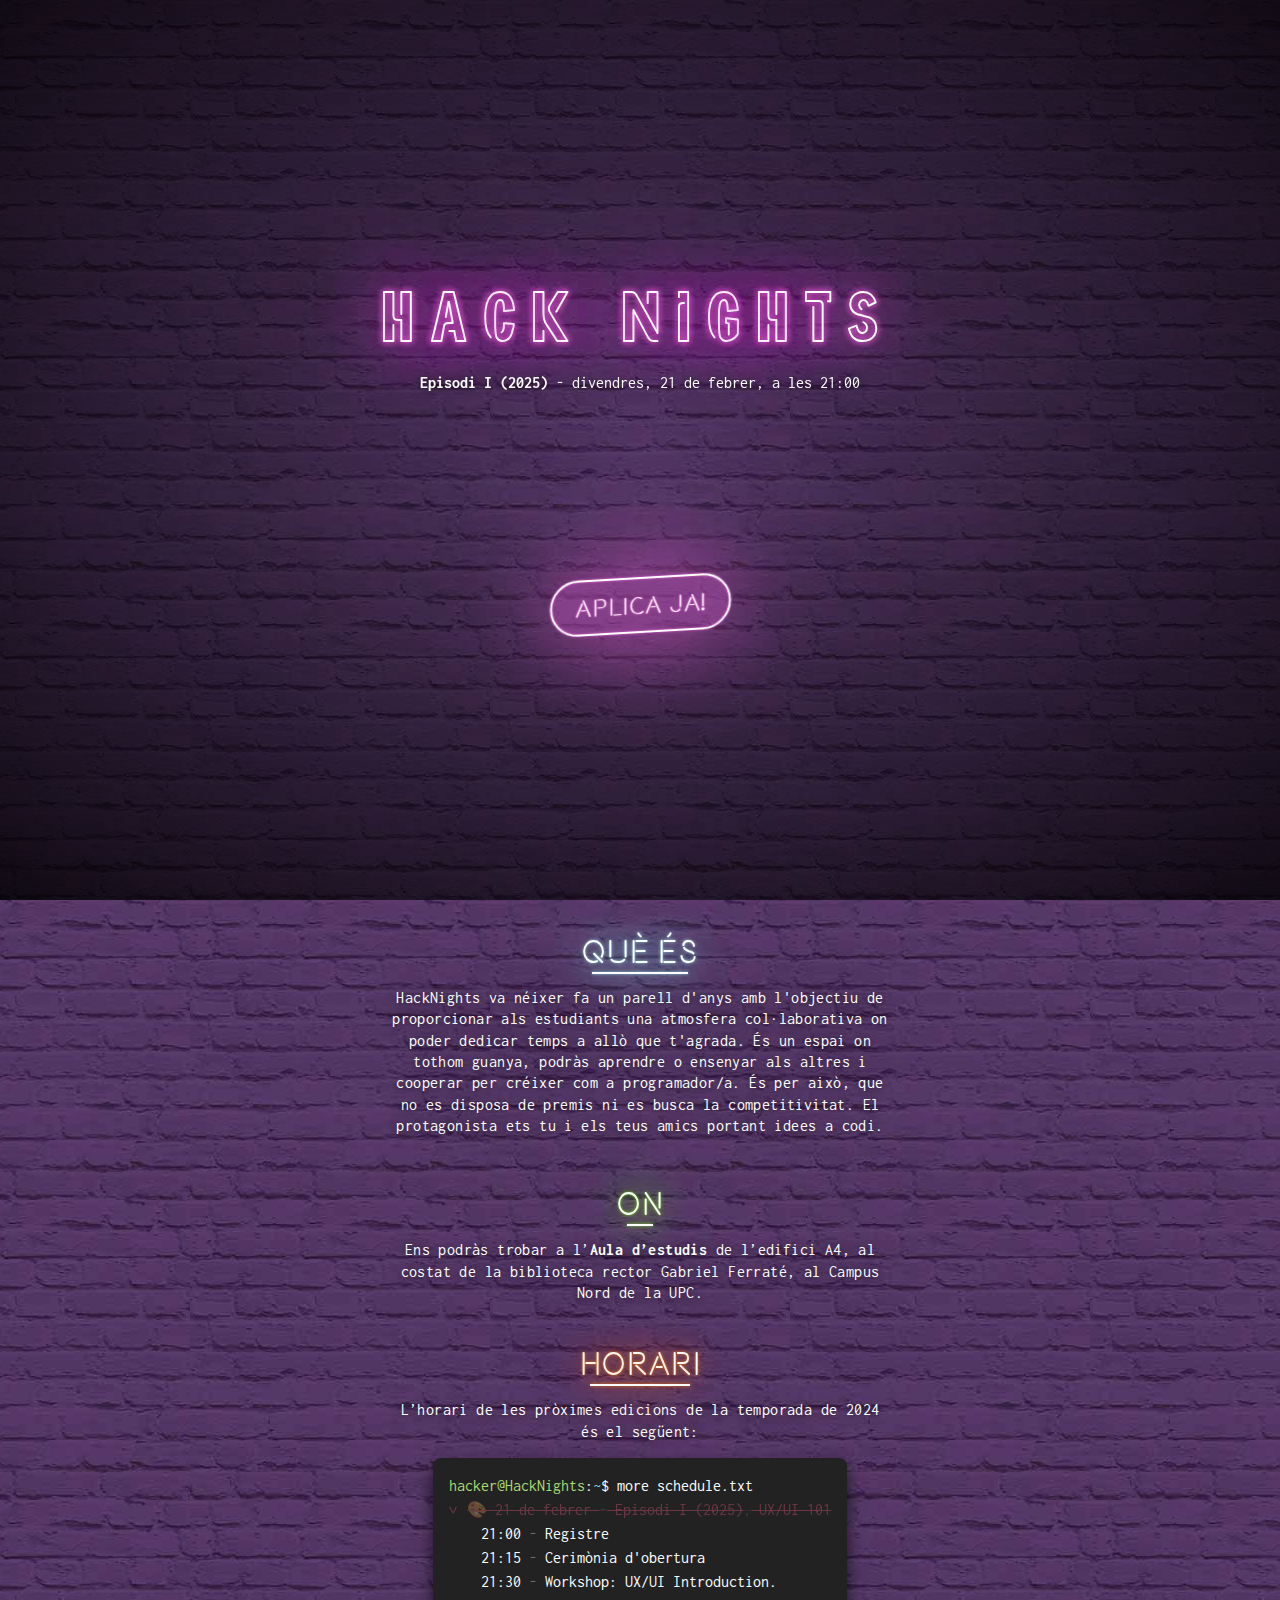
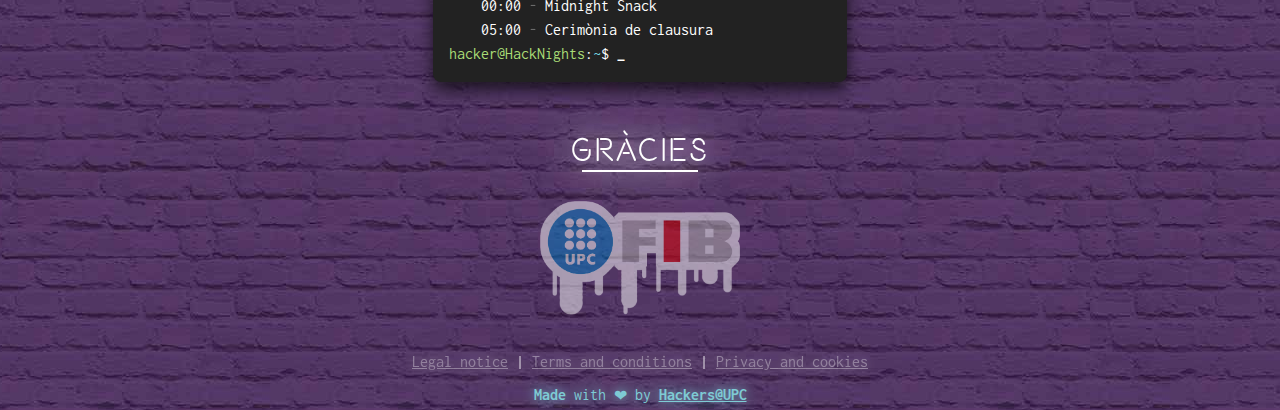
<file: index.html>
<!DOCTYPE html>
<html lang="ca-ES">
<head>
  <!-- Global site tag (gtag.js) - Google Analytics -->
  <script async src="https://www.googletagmanager.com/gtag/js?id=UA-69542332-3"></script>
  <script>
    window.dataLayer = window.dataLayer || [];
    function gtag(){dataLayer.push(arguments);}
    gtag('js', new Date());
    gtag('config', 'UA-69542332-3');
  </script>

  <meta charset="UTF-8">
  <meta name="viewport" content="width=device-width, initial-scale=1.0">
  <meta http-equiv="X-UA-Compatible" content="ie=edge">
  
  <title>Hack Nights | Hackers@UPC | FIB UPC Barcelona</title>
  <meta name="description" content="HackNights va néixer fan un parell d'anys amb l'objectiu de proporcionar als estudiants una atmosfera col·laborativa on poder dedicar temps a allò que t'agrada. Podràs aprendre o ensenyar als altres i cooperant per créixer com a programador/a. El protagonista ets tu i els teus amics portant idees a codi.">
  <meta name="author" content="Hackers@UPC">
  <meta name="application-name" content="HackNights">
  <meta name="apple-mobile-web-app-title" content="Hack Nights">
  <meta name="theme-color" content="#553e6c">
  
  <link rel="canonical" href="https://hacknights.hackupc.com">
  <meta name="HandheldFriendly" content="True">
  <meta name="MobileOptimized" content="320"/>
  <meta name="keywords" content="Hackathon, HackUPC, Hackers@UPC, UPC, FIB, Universitat Politécnica de Catalunya, Barcelona, Working space, Mini, Pizza, Hack, Hacker, Hacking, Barcelona, BCN"/>
	
  <meta name="google-site-verification" content="vpRQppPDeJXyS08K6Wwzi1Zc7dkhwu2kq_3KmuxOqrY" />
  
  <link href="https://fonts.googleapis.com/css?family=Inconsolata:400,700" rel="stylesheet">
  <link rel="stylesheet" href="style.css">
  
  <link rel="apple-touch-icon" sizes="180x180" href="/media/icons/apple-touch-icon.png">
  <link rel="icon" type="image/png" sizes="32x32" href="/media/icons/favicon-32x32.png">
  <link rel="icon" type="image/png" sizes="16x16" href="/media/icons/favicon-16x16.png">
  <link rel="manifest" href="/media/icons/site.webmanifest">
  <link rel="mask-icon" href="/media/icons/safari-pinned-tab.svg" color="#553e6c">
  <link rel="shortcut icon" href="/media/icons/favicon.ico">
  <meta name="msapplication-TileColor" content="#553e6c">
  <meta name="msapplication-config" content="/media/icons/browserconfig.xml">
</head>
<body class="body">

  <div class="spotlight"></div>
  
  <main class="hero">
    <h1 class="hero--title dim">Hac<span class="blink_1">k</span> Nig<span class="blink_2">h</span>ts</h1>
    <span class="hero--date"><span class="hero--date--episode" id="episodeName">Episode I</span> - <span class="hero--date--value" id="episodeDate">Friday, 24th of March at 9:00p.m.</span></span>

    <a href="" class="hero--button" id="applyButton">Aplica ja</a>
  </main>

  <section class="section">
    <h2 class="section--title section--title_cyan dim_1">Què <span class="blink_3">és</span></h2>
    <p class="section--text">HackNights va néixer fa un parell d'anys amb l'objectiu de proporcionar als estudiants una atmosfera col·laborativa on poder dedicar temps a allò que t'agrada. És un espai on tothom guanya, podràs aprendre o ensenyar als altres i cooperar per créixer com a programador/a. És per això, que no es disposa de premis ni es busca la competitivitat. El protagonista ets tu i els teus amics portant idees a codi.</p>
  </section>

  <section class="section">
    <h2 class="section--title section--title_green dim_2">O<span class="blink_4">n</span></h2>
    <p class="section--text">Ens podràs trobar a l’<b>Aula d’estudis</b> de l’edifici A4, al costat de la biblioteca rector Gabriel Ferraté, al Campus Nord de la UPC.</p>
  </section>

  <section class="section">
    <h2 class="section--title section--title_orange dim_3">H<span class="blink_5">o</span>ra<span class="blink_6">r</span>i</h2>
    <p class="section--text">L’horari de les pròximes edicions de la temporada de <span id="season">primavera 2023</span> és el següent:</p>
    <div class="terminal">
      <p class="terminal--item"><span><span class="terminal--green">hacker@HackNights</span>:<span class="terminal--blue">~</span>$ </span>more schedule.txt</p>
      <ul class="terminal--list" id="terminal">
        <li onclick="toggleCollapse(this);" class="terminal--item terminal--list--item terminal--item__next terminal--list--item__active">🎮 <time datetime="2020-05-22 20:00">March 24th</time> <span class="terminal--gray">-</span> Episode I<span class="terminal--gray">,</span> Videogames</li>
        <ul class="terminal--list terminal--list__2 terminal--list--item__active">
          <li class="terminal--item terminal--list--item__2">21:00 <span class="terminal--gray">-</span> Check-in</li>
          <li class="terminal--item terminal--list--item__2">21:15 <span class="terminal--gray">-</span> Opening speech</li>
          <li class="terminal--item terminal--list--item__2">21:30 <span class="terminal--gray">-</span> Workshop</li>
          <li class="terminal--item terminal--list--item__2">00:00 <span class="terminal--gray">-</span> Midnight Snack</li>
          <li class="terminal--item terminal--list--item__2">05:00 <span class="terminal--gray">-</span> Closing</li>
        </ul>
        <li onclick="toggleCollapse(this);" class="terminal--item terminal--list--item terminal--blue">🚩 <time datetime="2020-05-22 20:00">April 21th</time> <span class="terminal--gray">-</span> Episode II<span class="terminal--gray">,</span> CTFs</li>
        <ul class="terminal--list terminal--list__2">
          <li class="terminal--item terminal--list--item__2">21:00 <span class="terminal--gray">-</span> Check-in</li>
          <li class="terminal--item terminal--list--item__2">21:15 <span class="terminal--gray">-</span> Opening speech</li>
          <li class="terminal--item terminal--list--item__2">21:30 <span class="terminal--gray">-</span> Workshop</li>
          <li class="terminal--item terminal--list--item__2">00:00 <span class="terminal--gray">-</span> Midnight Snack</li>
          <li class="terminal--item terminal--list--item__2">05:00 <span class="terminal--gray">-</span> Closing</li>
        </ul>
      </ul>
      <p class="terminal--item"><span><span class="terminal--green">hacker@HackNights</span>:<span class="terminal--blue">~</span>$ </span><span class="terminal--underscore">_</span></p>
    </div>
  </section>

  <section class="section">
    <h2 class="section--title section--title_white dim_4">Grà<span class="blink_7">c</span>i<span class="blink_8">e</span>s</h2>
    <div class="brands">
      <a href="https://www.fib.upc.edu/" target="_blank" class="brands--link"><img src="/media/FIB-UPC_logo_grafity.png" alt="FIB-UPC" class="brands--img"></a>
    </div>
  </section>

  <!-- <section class="section">
    <h2 class="section--title section--title_yellow dim_5">Par<span class="blink_8">t</span>ners</h2>
    <div class="brands">
      <a href="http://www.zanuy.com/" target="_blank" class="brands--link"><img src="/media/Zanuy_logo_grafity.png" alt="Zanuy" class="brands--img"></a>
    </div>
  </section> -->

  <footer class="footer dim">
    <div class="footer--legal">
      <a target="_blank" href="https://legal.hackersatupc.org/hackupc/legal_notice" hreflang="en" class="footer--legal--link">Legal notice</a> |
      <a target="_blank" href="https://legal.hackersatupc.org/hacknights/hacknights_terms_and_conditions" hreflang="en" class="footer--legal--link">Terms and conditions</a> |
      <a target="_blank" href="https://legal.hackersatupc.org/hacknights/hacknights_privacy_and_cookies_policy" hreflang="en" class="footer--legal--link">Privacy and cookies</a>
    </div>
    <div>
      <b>Made</b> with <span class="footer--heart blink_9">❤</span class="footer--heart"> by <b class="blink_10"><a href="https://hackersatupc.org/" hreflang="en">Hackers@UPC</a></b>
    </div>
  </footer>
  
  <script src="/hackNights.js"></script>
  <script>
    // Set up Hero info
    const applyButton = document.getElementById("applyButton");
    if(hackNights.nextEvent.applyUrl){
      applyButton.href = hackNights.nextEvent.applyUrl;
      applyButton.classList.remove('hero--button__inactive');
      applyButton.textContent = 'Aplica ja!';
    }else{
      applyButton.href = '#';
      applyButton.classList.add('hero--button__inactive');
      applyButton.textContent = 'Tancat';
    }

    const episodeName = document.getElementById("episodeName");
    episodeName.textContent = hackNights.nextEvent.name || hackNights.defaultEvent.name;
    
    const episodeDate = document.getElementById("episodeDate");
    let nextEventDate = new Date(hackNights.nextEvent.date);
    const episodeDateFormatOptions = { weekday: 'long', month: 'long', day: 'numeric', hour: 'numeric', minute: 'numeric' };
    episodeDate.textContent = nextEventDate.toLocaleDateString('ca-ES', episodeDateFormatOptions) || hackNights.defaultEvent.date;
    
    const season = document.getElementById("season");
    season.textContent = hackNights.season || "current season";
   
    // Set up terminal
    const terminal = document.getElementById("terminal");
    const terminalDateFormatOptions = { month: 'long', day: 'numeric' };
    let html = "";
    for (const event of hackNights.events) {
      let date = new Date(event.date);
      html += `<li onclick="toggleCollapse(this);" class="terminal--item terminal--list--item${event.done ? " terminal--item__done" : ""}${event.next ? " terminal--item__next terminal--list--item__active" : ""}">${event.theme.emoji} <time datetime="${event.date}">${date.toLocaleDateString('ca-ES', terminalDateFormatOptions)}</time> <span class="terminal--gray">-</span> ${event.name}<span class="terminal--gray">,</span> ${event.theme.name}${!event.done && event.applyUrl ? ` <span class="terminal--gray">&gt;&gt;</span> <a class="terminal--${event.next ? 'link' : 'gray'}" href="${event.applyUrl}">apunta't</a>` : ""}</li>`;
      if(event.schedule){
        html += `<ul class="terminal--list terminal--list__2${event.next ? ' terminal--list--item__active' : ''}">`;
        for (const task of event.schedule) {
          html += `<li class="terminal--item terminal--list--item__2">${task.hour} <span class="terminal--gray">-</span> ${task.name}</li>`;
        }
        html += `</ul>`;
      }
    }
    terminal.innerHTML = html;

    // define terminal collapsing function
    function toggleCollapse(item) {
      item.classList.toggle('terminal--list--item__active');
      let list = item.nextElementSibling;
      if(list && list.tagName == 'UL') list.classList.toggle('terminal--list--item__active');
    }
  </script>
</body>
</html>
</file>
<file: style.css>
/*   ---   Fonts   ---   */
@font-face {
  font-family: 'neoneon';
  src: url('fonts/Neoneon.woff2') format('woff2'),
        url('fonts/Neoneon.woff') format('woff'),
        url('fonts/Neoneon.otf') format('opentype');
  font-weight: normal;
  font-style: normal;
}
@font-face {
  font-family: 'Beon';
  src: url('fonts/beon-webfont.eot');
  src: local('☺'), url('fonts/beon-webfont.eot?#iefix') format('embedded-opentype'),url('fonts/beon-webfont.woff') format('woff'),url('fonts/beon-webfont.ttf') format('truetype'),url('fonts/beon-webfont.svg#BeonMedium') format('svg');
  font-weight: normal;
  font-style: normal;
}

/*   ---   General   ---   */
:root{
  --neon-white: #fff;
  --neon-glow-white: #fff;
  --neon-pink: #fc00e7;
  --neon-glow-pink: #fc60e7;
  --neon-cyan: #F7DF01;
  --neon-glow-cyan: #91dce0;
  --neon-green: #6FE61B;
  --neon-glow-green: #6FE61B;
  --neon-orange: #F77A01;
  --neon-glow-orange: #F77A01;
  --neon-yellow: #F7DF01;
  --neon-glow-yellow: #F7DF01;

  --ease-bounce: cubic-bezier(0.18, 0.89, 0.32, 1.28);
}
a{ color: inherit;}
.body{
  /* font-family: 'Montserrat', -apple-system, 'Roboto', sans-serif; */
  font-family: 'Inconsolata', monospace;
  margin: 0;
  background: #553e6c url("media/wall3.jpg") top/300px repeat;
  /* background-blend-mode: multiply; */
}
.spotlight{
  background-image: radial-gradient(transparent, black);
  position: fixed;
  top: 0; right: 0; bottom: 0; left: 0;
  z-index: 0;
  pointer-events: none;
  opacity: 0.8;
}
::selection{ background-color: #e100ff; color: white; }

/*   ---   Hero   ---   */
.hero{
  display: flex;
  flex-direction: column;
  align-items: center;
  justify-content: center;
  min-height: 100vh;
  box-sizing: border-box;
  padding: 0 2.5em;
  color: #fff;
  overflow: hidden;
}
.hero--title{
  font: 4em neoneon, sans-serif;
  color: #fff;
  text-shadow: 
    0 0 0.1em var(--neon-glow-pink), 
    0 0 0.1em var(--neon-glow-pink), 
    0 0 1em var(--neon-glow-pink), 
    0 0 1em var(--neon-glow-pink), 
    0 0 2em var(--neon-glow-pink), 
    0 0 2em var(--neon-glow-pink), 
    0 0 3em var(--neon-glow-pink), 
    0 0 3em var(--neon-glow-pink), 
    0 0 5em var(--neon-glow-pink); 
  letter-spacing: 0.2em;
  font-weight: normal;
  line-height: 1.75;
  margin: 0 0 -0.15em;
  text-transform: uppercase;
  transform: translateZ(0);
  will-change: opacity;
}
.hero--date{
  line-height: 1.75;
  z-index: 1;
  text-shadow: 0px 1px 8px rgba(0, 0, 0, 0.667);
}
.hero--date--episode{
  font-weight: bold;
}
.hero--date--value{
  white-space: nowrap;
}
.hero--button{
  margin-top: 20vh;
  color: #fff;
  letter-spacing: 1px;
  text-transform: uppercase;
  text-decoration: none;
  border: solid 2px currentColor;
  border-radius: 2em;
  padding: 0.5em 1em;
  font: 1.5em Beon, sans-serif;
  background: rgba(227, 92, 215, 0.41);
  text-shadow: 
    0 0 6em #fc60e7, 
    0 0 0.1em #fc60e7;
  box-shadow: 
    0 0 4em rgba(252, 96, 231, 0.85), 
    0 0 0.1em #fc60e7, 
    inset 0 0 0.1em #fc60e7;      
  transition: transform 150ms cubic-bezier(0.18, 0.89, 0.32, 1.28);
  animation: hue-change 63.17s 0s infinite;
  transform: scale(1) skewY(-3.333deg) rotate(0) translateZ(0);
  -webkit-tap-highlight-color: transparent;
  will-change: opacity;
}
.hero--button:hover{
  transform: scale(1.1) skewY(-3.333deg) rotate(3.333deg) translateZ(0);
  animation-duration: 0.856s;
}
.hero--button:active{
  transform: scale(0.85) skewY(-3.333deg) rotate(0) translateZ(0);
  filter: grayscale(100%);
  animation: none;
}
.hero--button__inactive{
  animation: none;
  background: none;
  box-shadow: none;
  text-shadow: none;
  opacity: 0.5;
  pointer-events: none;
}

/*   ---   Sections   ---   */
.section{
  min-height: 10em;
  text-align: center;
  color: white;
}
.section--title{
  color: #fff;
  text-align: center;
  font: 2em Beon, sans-serif;
  text-shadow: 0 0 1em var(--neon-glow-white), 0 0 2em var(--neon-glow-white);
  letter-spacing: 1px;
  position: relative;
  margin: 1em auto 0;
  display: inline-block;
}
.section--title::before{
  content: "";
  box-shadow: 0 0 1em var(--neon-glow-white), 0 0 2em var(--neon-glow-white);
  position: absolute;
  right: 0.333em; bottom: -0.1em; left: 0.333em;
  height: 2px;
  background: #fff;
}
.section--title_cyan         {text-shadow: 0 0 1em var(--neon-glow-cyan),   0 0 0.1em var(--neon-glow-cyan),   0 0 2em var(--neon-glow-cyan);}
.section--title_cyan::before  {box-shadow: 0 0 1em var(--neon-glow-cyan),   0 0 0.1em var(--neon-glow-cyan),   0 0 2em var(--neon-glow-cyan);}
.section--title_pink         {text-shadow: 0 0 1em var(--neon-glow-pink),   0 0 0.1em var(--neon-glow-pink),   0 0 2em var(--neon-glow-pink);}
.section--title_pink::before  {box-shadow: 0 0 1em var(--neon-glow-pink),   0 0 0.1em var(--neon-glow-pink),   0 0 2em var(--neon-glow-pink);}
.section--title_green        {text-shadow: 0 0 1em var(--neon-glow-green),  0 0 0.1em var(--neon-glow-green),  0 0 2em var(--neon-glow-green);}
.section--title_green::before {box-shadow: 0 0 1em var(--neon-glow-green),  0 0 0.1em var(--neon-glow-green),  0 0 2em var(--neon-glow-green);}
.section--title_orange       {text-shadow: 0 0 1em var(--neon-glow-orange), 0 0 0.1em var(--neon-glow-orange), 0 0 2em var(--neon-glow-orange);}
.section--title_orange::before{box-shadow: 0 0 1em var(--neon-glow-orange), 0 0 0.1em var(--neon-glow-orange), 0 0 2em var(--neon-glow-orange);}
.section--title_yellow       {text-shadow: 0 0 1em var(--neon-glow-yellow), 0 0 0.1em var(--neon-glow-yellow), 0 0 2em var(--neon-glow-yellow);}
.section--title_yellow::before{box-shadow: 0 0 1em var(--neon-glow-yellow), 0 0 0.1em var(--neon-glow-yellow), 0 0 2em var(--neon-glow-yellow);}

/*   ---   Sections Content   ---   */
.section--text{
  max-width: 500px;
  margin: 1em auto;
  padding: 0 2em;
  line-height: 1.333;
  letter-spacing: 0.025em;
  text-shadow: 0px 1px 8px rgba(0, 0, 0, 0.667);
}
.brands{
  padding: 0 2em;
}
.brands--link{
  text-decoration: none;
}
.brands--img{
  width: 200px;
  max-width: 66.667%;
  margin: 2em;
  opacity: 0.5;
}
/*   ---   terminal   ---   */
.terminal{
  background-color: #222;
  color: #fff;
  border-radius: 0.5em;
  display: inline-block;
  padding: 1em;
  text-align: left;
  margin: 0 1em 1em;
  max-width: 700px;
  box-shadow: 0 0.5em 1em rgba(0, 0, 0, 0.667);
}
.terminal--list{
  list-style: none;
  padding: 0;
  margin: 0;
}
.terminal--list__2{
  padding-left: 2em;
  height: 0;
  /* Width is commented because it moves to much the terminal */
  /* width: 0; */
  overflow: hidden;
}
.terminal--list--item{
  cursor: pointer;
}
.terminal--list--item__active{
  height: auto;
  /* width: auto; */
}
.terminal--list--item::before{
  content: ">";
  margin-right: 0.6667em;
  display:inline-block;
  transition: transform 300ms var(--ease-bounce);
}
.terminal--list--item__active::before{
  transform: rotate(90deg);
}
.terminal--item {
  margin: 0;
  line-height: 1.5;
}
.terminal--item__done { opacity: 0.333; text-decoration: line-through; }
.terminal--item__next { color: #ff6188; }
.terminal--green{ color: #a9dc76; }
.terminal--blue{ color: #78dce8; }
.terminal--white{ color: #fff; }
.terminal--link{ color: #fc9867; text-decoration: underline; }
.terminal--gray{ opacity: 0.333; color: #fff; }
.terminal--underscore{ animation: blink_constant 1.5s infinite steps(2); font-weight: bold; }

/*   ---   Footer   ---   */
.footer--heart { height: 1em; vertical-align: -0.075em; transition: transform 0.5s cubic-bezier(0.35, 3.46, 0.36, -0.29); }
.footer { text-align: center; padding: 0.2em 0 0.3em; color: #7ECBD4; text-shadow: 0 0 0.7em currentColor; }
.footer:hover .footer--heart { transform: scale(1.333); }
.footer--legal{opacity: 0.75; color: white; margin-bottom: 1em;}
.footer--legal--link{opacity: 0.5; transition: opacity 20ms ease-in;}
.footer--legal--link:hover{opacity: 1;}

/*   ---   Animations   ---   */
.dim    { animation: dim 4.17s 0.00s infinite; }
.dim_2  { animation: dim 4.57s 0.97s infinite; }
.dim_3  { animation: dim 3.91s 1.24s infinite; }
.dim_4  { animation: dim 4.22s 3.12s infinite; }
.dim_5  { animation: dim 3.81s 2.71s infinite; }
.blink_1{ animation: blink_1 5.32s 0.00s infinite; }
.blink_2{ animation: blink_2 8.19s 0.00s infinite; }
.blink_3{ animation: blink_1 3.82s 0.00s infinite; }
.blink_4{ animation: blink_2 6.12s 0.98s infinite; }
.blink_5{ animation: blink_1 6.74s 0.43s infinite; }
.blink_6{ animation: blink_2 5.48s 2.65s infinite; }
.blink_7{ animation: blink_1 7.44s 1.26s infinite; }
.blink_8{ animation: blink_2 6.28s 4.76s infinite; }
.blink_9{ animation: blink_1 6.74s 3.65s infinite; }
.blink_10{animation: blink_2 5.48s 1.21s infinite; }

@keyframes blink_constant{
  0%  { opacity: 0.00; }
  100%{ opacity: 1.00; }
}
@keyframes dim{
  0%  { opacity: 1.00; }
  1%  { opacity: 0.80; }
  2%  { opacity: 1.00; }
  82% { opacity: 0.95; }
  83% { opacity: 0.80; }
  84% { opacity: 0.95; }
  100%{ opacity: 1.00; }
}
@keyframes blink_1{
  0%  { opacity: 1.00; }
  1%  { opacity: 0.00; }
  2%  { opacity: 1.00; }
  3%  { opacity: 0.15; }
  4%  { opacity: 1.00; }
  100%{ opacity: 1.00; }
}
@keyframes blink_2{
  0.0% { opacity: 1.00; }
  0.5% { opacity: 0.00; }
  1.0% { opacity: 0.50; }
  1.5% { opacity: 0.15; }
  2.0% { opacity: 0.85; }
  2.5% { opacity: 0.25; }
  3.0% { opacity: 0.50; }
  3.5% { opacity: 1.00; }
  100% { opacity: 1.00; }
}
@keyframes hue-change{
  from{ filter: hue-rotate(0deg); }
  to  { filter: hue-rotate(360deg); }
}
</file>
